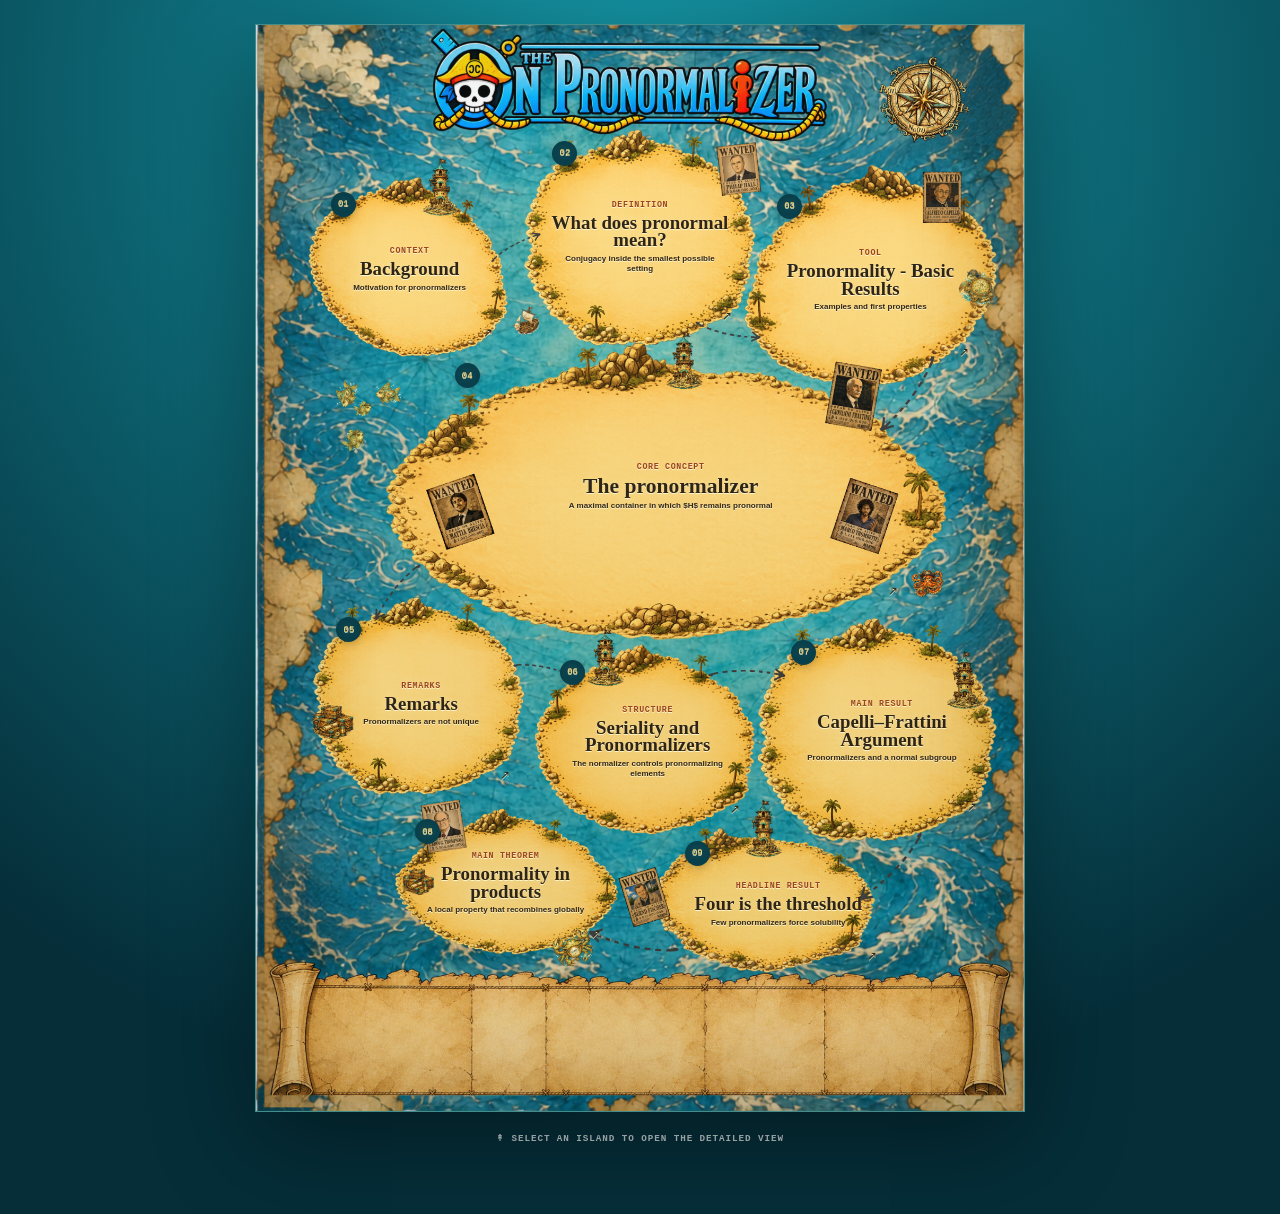
<file: index-local.html>
<!doctype html>
<html lang="en">
<head>
  <meta charset="utf-8">
  <meta name="viewport" content="width=device-width, initial-scale=1">
  <meta name="theme-color" content="#efe7d2">
  <meta name="description" content="Nine islands for navigating the theory of pronormalizers.">
  <title>The Voyage — Pronormalizers</title>

  <link rel="stylesheet" href="styles.css">
  

  <script>
    window.MathJax = {
      loader: {
        load: ['[tex]/color']
      },
      tex: {
        packages: {'[+]': ['color']},
        inlineMath: [['$', '$'], ['\\(', '\\)']],
        displayMath: [['$$', '$$'], ['\\[', '\\]']],
        tags: 'ams',
        macros: {
          // Project macros used by the original Beamer/LaTeX source.
          // They are defined here so the same commands also work inside MathJax math.
          softgreen: '\\color[rgb]{0.192,0.361,0.275}',
          gold: '\\color[rgb]{0.604,0.416,0.114}',
          greenbox: ['{\\color[rgb]{0.192,0.361,0.275}\\boxed{#1}}', 1],
          redbox: ['{\\color[rgb]{0.608,0.282,0.161}\\boxed{#1}}', 1],
          yellowbox: ['{\\color[rgb]{0.604,0.416,0.114}\\boxed{#1}}', 1]
        }
      },
      svg: {
        fontCache: 'global'
      }
    };
  </script>
  <script defer src="app.js"></script>
  
  
</head>
<body>
  <noscript>
    <div class="noscript-message">
      This presentation requires JavaScript to display the interactive map.
    </div>
  </noscript>

  <main id="app" aria-live="polite"></main>
</body>
</html>
</file>
<file: styles.css>
:root{
      --ocean:#073f4b;--ocean2:#0d7d8d;--sand:#dfa94e;--accent:#9b4829;
      --ink:#2f2517;--paper:#f7e2a4;--cream:#f7f0df;--muted:#6e5941;
      --serif:Georgia,"Times New Roman",serif;--sans:Inter,Arial,sans-serif;
      --mono:"SFMono-Regular",Consolas,"Liberation Mono",monospace
    }
    *{box-sizing:border-box}html{scroll-behavior:smooth}body{margin:0;font-family:var(--sans);color:var(--ink);background:var(--ocean)}
    a{color:inherit;text-decoration:none}img{max-width:100%}button{font:inherit}.skip-link{position:fixed;left:16px;top:-60px;z-index:999;padding:11px 14px;background:#fff;color:#111}.skip-link:focus{top:12px}
    .nav{position:sticky;top:0;z-index:100;min-height:64px;display:flex;align-items:center;justify-content:space-between;padding:0 clamp(18px,4vw,64px);color:#f5e6b0;background:rgba(5,44,54,.94);border-bottom:1px solid rgba(245,230,176,.15);backdrop-filter:blur(12px)}
    .nav-home,.nav-paper{font:600 .64rem var(--mono);letter-spacing:.06em;text-transform:uppercase}.nav-home span{margin-right:8px}.brand{position:absolute;left:50%;transform:translateX(-50%);display:flex;align-items:center;gap:10px}.brand-mark{width:32px;aspect-ratio:1;display:grid;place-items:center;border:1px solid currentColor;border-radius:50%;font:700 1.05rem var(--serif)}.brand strong{display:block;font:600 .95rem var(--serif)}.brand small{display:block;margin-top:1px;color:rgba(245,230,176,.62);font:500 .5rem var(--mono);letter-spacing:.1em;text-transform:uppercase}
    main{min-height:100vh}.poster-home{min-height:calc(100vh - 64px);padding:24px 18px 70px;background:radial-gradient(circle at 50% 8%,#1599a9,#052e39 80%)}.poster-stage-wrap{width:min(100%,770px);margin:0 auto}.poster-stage{position:relative;width:100%;aspect-ratio:1280/1809;overflow:hidden;border:1px solid rgba(247,226,164,.24);box-shadow:0 30px 90px rgba(0,0,0,.38);background:#0a7182 url("poster-background.png") center/cover no-repeat}
    .poster-stage::before{content:"";position:absolute;inset:0;pointer-events:none;background:linear-gradient(180deg,rgba(255,255,255,.04),rgba(0,0,0,.08));}.poster-stage::after{content:"";position:absolute;inset:0;pointer-events:none;box-shadow:inset 0 0 120px rgba(3,38,46,.22)}
     .route-svg,.compass,.poster-scroll{display:none !important}
    .island-card{position:absolute;display:flex;flex-direction:column;justify-content:center;align-items:center;padding:10px;text-align:center;border:0;border-radius:50%;background:transparent;color:#2f2517;filter:none;transition:transform .25s ease,background-color .25s ease,box-shadow .25s ease; text-shadow:0 1px 0 rgba(255,247,210,.9),0 0 10px rgba(255,247,210,.35)}.island-card:hover,.island-card:focus-visible{z-index:5;transform:translateY(-4px) scale(1.02);background:rgba(255,248,210,.26);box-shadow:0 0 0 2px rgba(255,248,210,.55) inset;outline:2px solid rgba(255,248,210,.9);outline-offset:4px}.island-index{position:absolute;top:8%;left:12%;width:25px;height:25px;display:grid;place-items:center;border-radius:50%;background:#083f4b;color:#f8d270;font:500 .56rem var(--mono);box-shadow:0 2px 8px rgba(0,0,0,.22)}.island-tag{margin-bottom:5px;color:#9a451f;font:700 clamp(.38rem,.85vw,.52rem) var(--mono);letter-spacing:.08em;text-transform:uppercase}.island-card strong{max-width:90%;font:700 clamp(.74rem,1.8vw,1.18rem)/.94 var(--serif)}.island-card small{max-width:80%;margin-top:5px;font:600 clamp(.36rem,.78vw,.5rem)/1.25 var(--sans)}.island-arrow{position:absolute;right:10%;bottom:12%;font-size:.75rem}
    .top-left{left:6.5%;top:14%;width:27%;height:17%}.top-mid{left:35%;top:9%;width:30%;height:21%}.top-right{left:64%;top:14%;width:32%;height:19%}.centre{left:17%;top:29%;width:74%;height:27%;border-radius:45%}.low-left{left:7%;top:53%;width:29%;height:19%}.low-mid{left:36%;top:57%;width:30%;height:18%}.low-right{left:66%;top:55%;width:31%;height:20%}.bottom-left{left:17%;top:72%;width:31%;height:14%}.bottom-right{left:52%;top:74%;width:32%;height:14%}.centre strong{font-size:clamp(.8rem,2vw,1.35rem)}
    .poster-scroll{position:absolute;left:8%;right:8%;bottom:1.3%;height:10.8%;display:flex;flex-direction:column;justify-content:center;align-items:center;text-align:center;color:#4b3019;background:linear-gradient(90deg,transparent 0 2%,#e2b35c 4%,#f7e2a4 10% 90%,#e2b35c 96%,transparent 98%);clip-path:polygon(0 12%,4% 0,96% 0,100% 12%,98% 50%,100% 88%,96% 100%,4% 100%,0 88%,2% 50%);filter:drop-shadow(0 5px 5px rgba(40,24,9,.25))}.poster-scroll span{font:600 clamp(.38rem,.7vw,.5rem) var(--mono);letter-spacing:.2em}.poster-scroll strong{max-width:72%;margin:5px auto;font:700 clamp(.66rem,1.3vw,.95rem)/1 var(--serif)}.poster-scroll small{font:500 clamp(.32rem,.6vw,.42rem) var(--mono)}.poster-hint{margin:20px 0 0;color:rgba(255,255,255,.74);text-align:center;font:600 .58rem var(--mono);letter-spacing:.1em;text-transform:uppercase}
    .detail-page{min-height:100vh;background:#f7f0df}.detail-hero{position:relative;isolation:isolate;min-height:760px;display:flex;flex-direction:column;gap:16px;padding:34px clamp(24px,7vw,110px) 48px;overflow:hidden;color:#f8efd1;background:linear-gradient(180deg,#0d8999,#07505d)}.detail-hero::before{content:"";position:absolute;z-index:-2;inset:0;background:radial-gradient(circle at 80% 17%,rgba(247,214,130,.62) 0 5%,transparent 6%),repeating-radial-gradient(ellipse at 50% 72%,transparent 0 34px,rgba(235,248,218,.13) 36px,transparent 39px),linear-gradient(180deg,#76cad1 0 31%,#16869a 52%,#075362 100%)}.detail-hero::after{content:"";position:absolute;z-index:-1;left:-15%;right:-15%;bottom:-30%;height:58%;border-radius:50% 50% 0 0/30% 30% 0 0;background:radial-gradient(ellipse at 50% 12%,#f9df91 0 20%,#e8b85b 44%,#b97c38 70%,#76502e 100%);box-shadow:0 -10px 0 rgba(255,218,117,.82),0 -20px 22px rgba(255,255,223,.42)}.detail-top{display:flex;justify-content:space-between;gap:24px;position:relative;z-index:2}.detail-back{padding:10px 14px;align-self:flex-start;border:2px solid #5d3819;color:#3d2816;background:linear-gradient(#f7da93,#d7a34f);box-shadow:0 5px 14px rgba(2,45,52,.2);font:600 .62rem var(--mono);letter-spacing:.07em;text-transform:uppercase}.arrival{display:flex;flex-direction:column;align-items:center;justify-content:center;width:142px;aspect-ratio:1;border:2px solid #5d3819;border-radius:50%;color:#52351c;background:#efd382;box-shadow:0 8px 0 rgba(79,47,20,.22),inset 0 0 0 7px rgba(255,239,174,.26);transform:rotate(5deg);text-align:center}.arrival span,.arrival small{font:600 .48rem var(--mono);letter-spacing:.12em;text-transform:uppercase}.arrival strong{margin:7px 0 4px;font:700 1.15rem/.9 var(--serif)}
    .detail-heading{position:relative;z-index:2;align-self:center;width:min(100%,1080px);margin-top:92px;padding:34px 38px;display:grid;grid-template-columns:84px minmax(0,1fr);gap:34px;color:#2f2517;background:linear-gradient(90deg,#fff0b5,#e7bb63);border:3px solid #65401e;box-shadow:inset 0 0 0 3px rgba(255,237,174,.38),0 17px 0 rgba(86,51,21,.18),0 28px 55px rgba(3,39,45,.32);clip-path:polygon(0 2%,4% 0,15% 1.5%,28% 0,43% 1%,58% 0,73% 1.3%,88% .2%,100% 2%,99% 97%,91% 100%,77% 98.5%,63% 100%,48% 98%,33% 100%,18% 98.5%,3% 100%)}.detail-number{width:62px;aspect-ratio:1;display:grid;place-items:center;color:#f5c95f;border:2px solid #3c2412;border-radius:50%;background:radial-gradient(circle at 34% 28%,#157f8d,#063d48 72%);font:600 .85rem var(--mono)}.detail-tag{display:block;margin-bottom:15px;color:#9b4829;font:600 .62rem var(--mono);letter-spacing:.12em;text-transform:uppercase}.detail-heading h1{margin:0;font:700 clamp(3.5rem,6vw,6.3rem)/.82 var(--serif);letter-spacing:-.045em}.detail-heading p{margin:16px 0 0;color:#6e5941;font-size:1rem}.formula-wrap{position:relative;z-index:2;align-self:center;width:min(100%,940px);display:grid;grid-template-columns:170px minmax(0,1fr);color:#fff0bd;border:4px solid #583418;outline:1px dashed #e0a94f;outline-offset:-8px;background:linear-gradient(#06404a,#023039);box-shadow:0 9px 0 rgba(76,44,18,.24),0 19px 34px rgba(2,38,44,.28)}.formula-wrap>span{display:flex;align-items:center;padding:16px 20px;border-right:1px solid rgba(248,239,209,.2);color:#e9bd5d;font:600 .52rem var(--mono);letter-spacing:.12em;text-transform:uppercase}.formula{padding:19px 24px;font:500 clamp(.8rem,1.25vw,1.05rem)/1.5 var(--mono)}
    .landing-log{display:grid;grid-template-columns:1.15fr repeat(3,1fr);padding:32px clamp(24px,7vw,110px);color:#4a321e;background:linear-gradient(rgba(232,180,79,.95),rgba(201,137,50,.96));border-top:1px solid #5f3919;border-bottom:1px solid #5f3919}.landing-log>div{min-height:70px;display:flex;flex-direction:column;justify-content:center;padding:0 24px;border-left:1px solid rgba(80,48,20,.25)}.landing-log .log-title{padding-left:0;border-left:0}.landing-log span{margin-bottom:7px;font:600 .5rem var(--mono);letter-spacing:.11em;text-transform:uppercase;opacity:.72}.landing-log strong{font:700 1.05rem/1.05 var(--serif)}.landing-log .log-title strong{font-size:1.5rem}
    .detail-content{display:block;padding:110px clamp(24px,8vw,130px) 130px;background:linear-gradient(90deg,rgba(189,129,47,.14),transparent 22%,transparent 78%,rgba(189,129,47,.14)),#f7f0df}.detail-article{width:min(100%,900px);margin:0 auto}.detail-aside{position:sticky;top:110px;align-self:start;display:flex;flex-direction:column;gap:16px;padding-left:20px;border-left:1px solid rgba(16,36,43,.16)}.detail-aside span{margin-bottom:8px;color:#0b7584;font:600 .57rem var(--mono);letter-spacing:.12em;text-transform:uppercase}.detail-aside a{color:#637177;font-size:.75rem}.detail-article section{scroll-margin-top:100px;margin-bottom:90px}.section-index{display:block;margin-bottom:25px;color:#0b7584;font:600 .7rem var(--mono);letter-spacing:.16em;text-transform:uppercase}.detail-article p{margin:0 0 25px;color:#536269;font:400 1rem/1.85 var(--sans)}.detail-article .lead{color:#10242b;font:700 clamp(1.8rem,3vw,2.8rem)/1.1 var(--serif);letter-spacing:-.02em}.detail-article blockquote{margin:45px 0 0;padding:32px;border-left:3px solid #0b7584;background:rgba(14,117,134,.07);font:700 1.45rem/1.3 var(--serif)}.detail-article blockquote span{display:block;margin-bottom:12px;color:#0b7584;font:600 .57rem var(--mono);letter-spacing:.12em;text-transform:uppercase}.paper-reference{display:grid;grid-template-columns:1fr auto;gap:30px;align-items:end;padding-top:35px;border-top:1px solid rgba(16,36,43,.16)}.paper-reference>.section-index{grid-column:1/-1;margin-bottom:0}.paper-reference div span{display:block;margin-bottom:8px;color:#0b7584;font:600 .58rem var(--mono);text-transform:uppercase}.paper-reference div strong{display:block;max-width:530px;font:700 1.35rem/1.2 var(--serif)}.paper-reference>a{padding:13px 16px;border:1px solid currentColor;font:600 .58rem var(--mono);letter-spacing:.08em;text-transform:uppercase}.detail-next{padding:80px clamp(24px,8vw,130px);border-top:1px solid rgba(16,36,43,.16);background:#e9dfc9}.detail-next>span{display:block;margin-bottom:25px;color:#0b7584;font:600 .62rem var(--mono);letter-spacing:.12em;text-transform:uppercase}.detail-next>a{display:flex;justify-content:space-between;align-items:center;font:700 clamp(2.5rem,5vw,5rem)/.9 var(--serif);letter-spacing:-.035em}.detail-next>a i{width:64px;height:64px;display:grid;place-items:center;border:1px solid currentColor;border-radius:50%;font:400 1.2rem var(--sans);font-style:normal;transition:transform .2s}.detail-next>a:hover i{transform:translateX(6px)}
    @media(max-width:700px){.nav{padding:0 16px}.brand{position:static;transform:none}.nav-home{font-size:0}.nav-home span{font-size:1rem;margin:0}.nav-paper{display:none}.brand strong{font-size:.8rem}.brand small{display:none}.poster-home{padding:10px 5px 50px}.island-card{position:absolute;display:flex;flex-direction:column;justify-content:center;align-items:center;padding:10px;text-align:center;border:0;border-radius:50%;background:transparent;color:#2f2517;filter:none;transition:transform .25s ease,background-color .25s ease,box-shadow .25s ease; text-shadow:0 1px 0 rgba(255,247,210,.9),0 0 10px rgba(255,247,210,.35)}.island-index{position:absolute;top:8%;left:12%;width:25px;height:25px;display:grid;place-items:center;border-radius:50%;background:#083f4b;color:#f8d270;font:500 .56rem var(--mono);box-shadow:0 2px 8px rgba(0,0,0,.22)}.island-tag,.island-card small{max-width:80%;margin-top:5px;font:600 clamp(.36rem,.78vw,.5rem)/1.25 var(--sans)}.island-card strong{max-width:90%;font:700 clamp(.74rem,1.8vw,1.18rem)/.94 var(--serif)}.island-arrow{font-size:.5rem}.poster-scroll strong{max-width:86%;font-size:.58rem}.detail-hero{min-height:760px;padding:18px 16px 32px}.detail-back{padding:9px 10px;font-size:.52rem}.arrival{width:92px}.arrival span,.arrival small{font-size:.36rem}.arrival strong{font-size:.82rem}.detail-heading{width:100%;margin-top:108px;padding:25px 20px;grid-template-columns:1fr;gap:15px}.detail-number{width:42px;font-size:.65rem}.detail-tag{font-size:.48rem;line-height:1.5}.detail-heading h1{font-size:3rem}.detail-heading p{font-size:.82rem}.formula-wrap{width:100%;grid-template-columns:1fr}.formula-wrap>span{padding:10px 14px;border-right:0;border-bottom:1px solid rgba(248,239,209,.2)}.formula{font-size:.6rem;padding:13px 14px}.landing-log{grid-template-columns:1fr 1fr;padding:27px 16px 20px}.landing-log>div{min-height:62px;padding:0 12px;border-top:1px solid rgba(80,48,20,.18)}.landing-log .log-title{grid-column:1/-1;padding:0 0 13px;border:0}.landing-log>div:nth-child(2){border-left:0}.landing-log>div:last-child{grid-column:1/-1;border-left:0}.detail-content{display:block;padding:75px 22px 90px}.detail-aside{display:none}.detail-article section{margin-bottom:70px}.detail-article .lead{font-size:2rem}.detail-article p{font-size:.95rem;line-height:1.75}.paper-reference{grid-template-columns:1fr}.paper-reference>.section-index{grid-column:1}.paper-reference>a{justify-self:start}.detail-next{padding:60px 22px}.detail-next>a{font-size:2.7rem;gap:25px}.detail-next>a i{width:48px;height:48px;flex:0 0 48px}}
    @media(prefers-reduced-motion:reduce){html{scroll-behavior:auto}*,*::before,*::after{animation-duration:.01ms!important;transition-duration:.01ms!important}}


/* =========================
   LATEX BODY / THEOREM FLOW
   ========================= */
.latex-flow{
  color:#536269;
  font:400 1rem/1.85 var(--sans);
}
.latex-flow > p,
.latex-env-body > p,
.latex-lead > p,
.latex-takeaway > p,
.latex-list li > p{
  margin:0 0 1.35em;
  color:inherit;
  font:inherit;
}
.latex-flow > p:last-child,
.latex-env-body > p:last-child,
.latex-lead > p:last-child,
.latex-takeaway > p:last-child,
.latex-list li > p:last-child{
  margin-bottom:0;
}
.latex-lead{
  margin:0 0 38px;
  color:#10242b;
  font:700 clamp(1.8rem,3vw,2.8rem)/1.16 var(--serif);
  letter-spacing:-.02em;
}
.latex-takeaway{
  margin:46px 0 0;
  padding:30px 32px;
  color:#18343c;
  border-left:3px solid #0b7584;
  background:rgba(14,117,134,.07);
  font:700 1.32rem/1.42 var(--serif);
}
.latex-env{
  position:relative;
  margin:38px 0;
  padding:26px 30px 28px;
  border:1px solid rgba(20,66,74,.22);
  background:rgba(255,255,255,.34);
  box-shadow:0 8px 24px rgba(44,58,55,.05);
}
.latex-env-title{
  margin:0 0 14px;
  color:#0b7584;
  font:700 .78rem/1.35 var(--mono);
  letter-spacing:.05em;
}
.latex-theorem{
  border-left:4px solid #0b7584;
}
.latex-definition{
  border-left:4px solid #9b4829;
  background:rgba(155,72,41,.055);
}
.latex-definition .latex-env-title{
  color:#9b4829;
}
.latex-remark{
  border-left:4px solid #b78a35;
  background:rgba(183,138,53,.06);
}
.latex-remark .latex-env-title{
  color:#7c6328;
}
.latex-proof{
  padding:24px 0 18px;
  border:0;
  border-top:1px solid rgba(16,36,43,.16);
  border-bottom:1px solid rgba(16,36,43,.16);
  background:transparent;
  box-shadow:none;
}
.latex-proof .latex-env-title{
  color:#10242b;
  font-family:var(--serif);
  font-size:1rem;
  font-style:italic;
  letter-spacing:0;
}
.latex-qed{
  float:right;
  margin-left:16px;
  color:#10242b;
  font-size:1.05em;
}
.latex-list{
  margin:28px 0 34px;
  padding-left:1.7rem;
}
.latex-list li{
  margin:.55rem 0;
  padding-left:.25rem;
}
.latex-center{
  margin:30px 0;
  text-align:center;
}
.latex-heading{
  margin:46px 0 18px;
  color:#10242b;
  font:700 1.5rem/1.2 var(--serif);
}
.latex-ref,
.latex-link{
  color:#0b7584;
  text-decoration:underline;
  text-decoration-thickness:1px;
  text-underline-offset:3px;
}
.latex-unresolved{
  color:#9b4829;
  font-weight:700;
}
.latex-box{
  display:inline-block;
  padding:.08em .35em;
  border:1px solid currentColor;
  border-radius:3px;
}
.latex-color-red{color:#9b4829}
.latex-color-blue{color:#0b7584}
.latex-color-green,.latex-color-softgreen{color:#315c46}
.latex-color-orange,.latex-color-gold{color:#9a6a1d}
.latex-color-violet{color:#71507d}
.latex-flow code{
  padding:.08em .3em;
  border-radius:3px;
  background:rgba(16,36,43,.07);
  font-family:var(--mono);
  font-size:.9em;
}
.latex-flow .citation{
  color:#9b4829;
  font:600 .82em/1 var(--mono);
  white-space:nowrap;
}
@media(max-width:700px){
  .latex-flow{font-size:.95rem;line-height:1.75}
  .latex-lead{font-size:2rem}
  .latex-env{padding:22px 20px;margin:30px 0}
  .latex-takeaway{padding:24px 20px;font-size:1.15rem}
}

/* =========================
   LATEX BIBLIOGRAPHY + TIKZ
   ========================= */
.latex-citation{
  display:inline-block;
  margin:0 .05em;
  text-decoration:none;
}
.latex-citation:hover,
.latex-citation:focus-visible{
  text-decoration:underline;
  outline:none;
}
.latex-citation-unresolved{
  color:#9b4829;
  border-bottom:1px dotted currentColor;
  cursor:help;
}
.latex-bibliography{
  margin-top:72px;
  padding-top:32px;
  border-top:1px solid rgba(16,36,43,.18);
}
.latex-bibliography h3{
  margin:0 0 24px;
  color:#10242b;
  font:700 1.55rem/1.15 var(--serif);
}
.latex-bibliography ol{
  margin:0;
  padding-left:2.1rem;
}
.latex-bibliography li{
  margin:0 0 16px;
  padding-left:.45rem;
  color:#536269;
  font:400 .95rem/1.65 var(--sans);
}
.latex-bibliography li::marker{
  color:#0b7584;
  font-weight:700;
}
.bib-author{
  color:#10242b;
  font-weight:650;
}
.latex-tikz{
  width:100%;
  margin:38px auto;
  padding:22px;
  overflow-x:auto;
  text-align:center;
  border:1px solid rgba(20,66,74,.18);
  background:rgba(255,255,255,.28);
}
.latex-tikz > svg,
.latex-tikz .tikzjax svg,
.latex-tikz svg{
  display:block;
  width:auto;
  max-width:100%;
  height:auto;
  margin:0 auto;
}
.latex-tikz script[type="text/tikz"]{
  white-space:pre;
}
@media(max-width:700px){
  .latex-tikz{margin:30px 0;padding:14px}
  .latex-bibliography{margin-top:54px}
}


/* Project LaTeX command colors */
.latex-box-green{color:#315c46;border-color:#315c46;background:rgba(49,92,70,.06)}
.latex-box-red{color:#9b4829;border-color:#9b4829;background:rgba(155,72,41,.06)}
.latex-box-yellow{color:#9a6a1d;border-color:#9a6a1d;background:rgba(154,106,29,.07)}


/* Preview v3: associated wanted posters and static S4 diagram */
.bounty-strip{display:grid;grid-template-columns:repeat(auto-fit,minmax(220px,1fr));gap:18px;padding:30px clamp(24px,7vw,110px);color:#4a321e;background:linear-gradient(rgba(239,211,130,.96),rgba(218,164,76,.94));border-bottom:1px solid #6b4425}
.bounty-heading{grid-column:1/-1;display:flex;flex-direction:column;gap:5px;margin-bottom:2px}.bounty-heading span{font:600 .52rem var(--mono);letter-spacing:.12em;text-transform:uppercase;opacity:.72}.bounty-heading strong{font:700 1.35rem/1.1 var(--serif)}
.bounty-card{display:flex;align-items:center;gap:16px;min-height:150px;padding:14px;background:rgba(255,246,218,.72);border:1px solid rgba(83,50,24,.35);box-shadow:0 8px 22px rgba(61,37,18,.12)}
.bounty-card img{width:105px;max-width:105px;height:auto;display:block;border:1px solid rgba(75,45,21,.38);box-shadow:0 5px 12px rgba(0,0,0,.16)}
.bounty-meta{display:flex;flex-direction:column;gap:5px}.bounty-meta span{font:600 .49rem var(--mono);letter-spacing:.1em;text-transform:uppercase;opacity:.7}.bounty-meta strong{font:700 1.1rem/1.05 var(--serif)}.bounty-meta small{font-size:.8rem;line-height:1.4;color:#74593f}
.detail-inline-blocks{margin-top:42px}.detail-figure{margin:0;padding:24px;border:1px solid rgba(20,66,74,.18);background:rgba(255,255,255,.34);box-shadow:0 8px 24px rgba(44,58,55,.05)}.detail-figure figcaption{margin-bottom:18px;color:#536269;font:600 .7rem/1.5 var(--mono)}
.s4-figure svg{display:block;width:100%;height:auto}.s4-figure .edge{stroke:#745139;stroke-width:2.2;fill:none}.s4-figure .node{fill:#fff4d1;stroke:#73502d;stroke-width:2}.s4-figure .node-green{fill:#e8f3e5}.s4-figure .node-red{fill:#f6ddd5}.s4-figure text{font-family:Georgia,"Times New Roman",serif;fill:#302317;font-size:19px}.s4-figure text.small{font-size:17px}.s4-figure text.tiny{font-size:14px}.latex-item-label{font-weight:700;color:#0b7584;margin-right:.25rem}
@media(max-width:700px){.bounty-strip{grid-template-columns:1fr;padding:24px 16px}.bounty-card img{width:86px;max-width:86px}.detail-figure{padding:12px}.s4-figure text{font-size:15px}.s4-figure text.small{font-size:13px}.s4-figure text.tiny{font-size:11px}}

/* Mobile readability refinements */
@media(max-width:700px){
  .island-tag,
  .island-card small{
    font-size:.48rem;
    line-height:1.15;
  }

  .formula{
    font-size:.72rem;
    overflow-x:auto;
  }
}

/* Final mobile map sizing: keep labels inside the island hit areas */
@media(max-width:700px){
  .island-card{padding:4px}
  .island-index{
    width:18px;
    height:18px;
    font-size:.42rem;
  }
  .island-tag{
    margin-bottom:2px;
    font-size:clamp(.30rem,1.35vw,.38rem);
    line-height:1.05;
    letter-spacing:.04em;
  }
  .island-card strong{
    max-width:88%;
    font-size:clamp(.42rem,2vw,.56rem);
    line-height:.98;
  }
  .island-card small{
    max-width:82%;
    margin-top:2px;
    font-size:clamp(.29rem,1.25vw,.36rem);
    line-height:1.08;
  }
  .island-arrow{font-size:.38rem}
}
</file>
